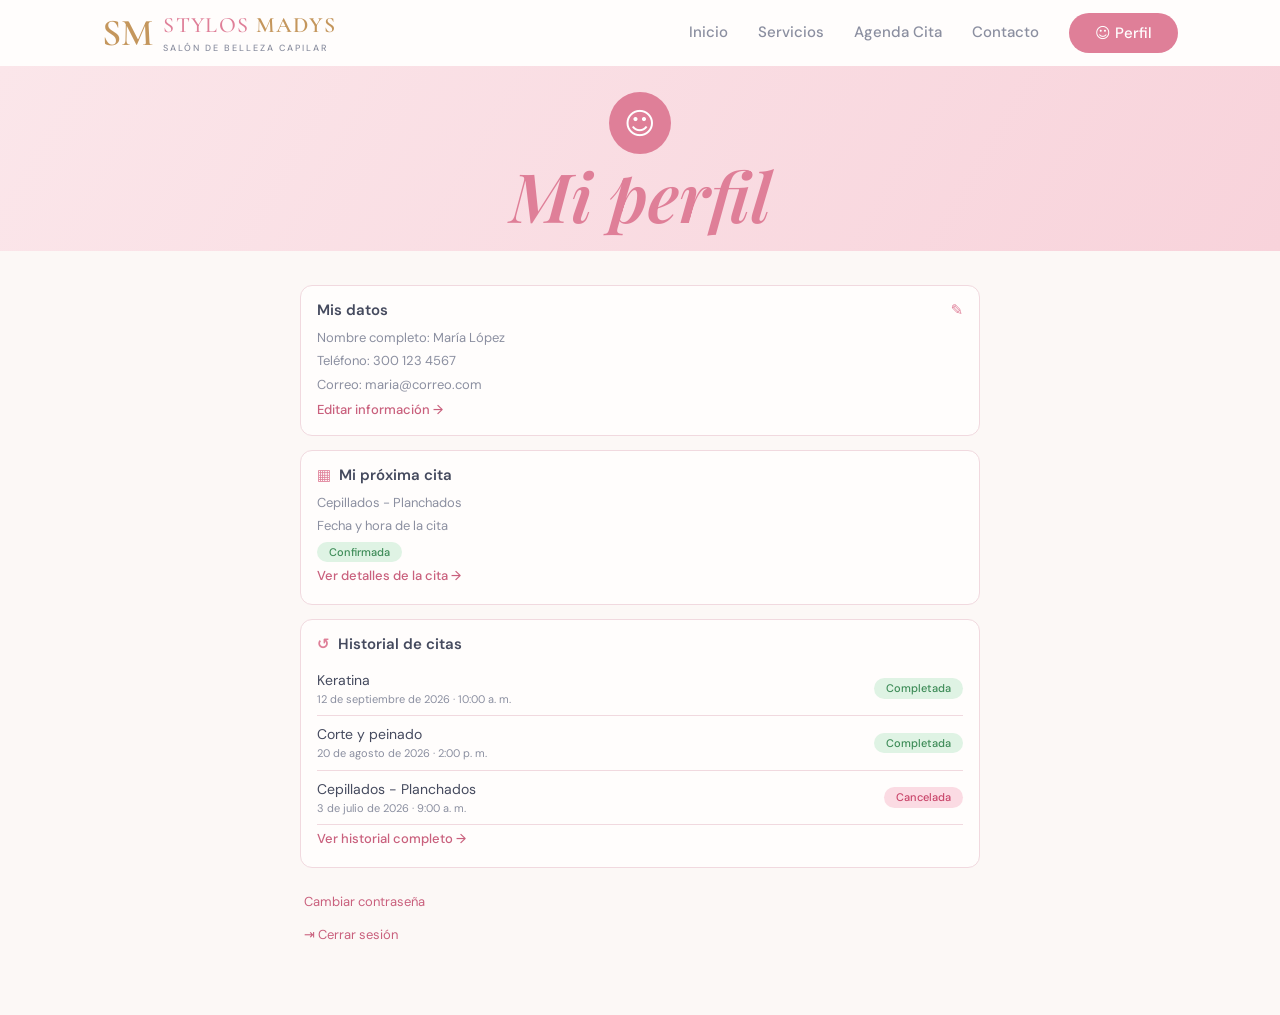
<file: View/perfil.html>
<!DOCTYPE html>
<html lang="es">
<head>
<meta charset="utf-8">
<meta name="viewport" content="width=device-width, initial-scale=1">
<title>Mi perfil · Stylos Madys</title>
<link rel="preconnect" href="https://fonts.googleapis.com">
<link href="https://fonts.googleapis.com/css2?family=Cormorant+Garamond:wght@500;600&family=DM+Sans:wght@400;500;600&family=Playfair+Display:ital,wght@1,500;1,600&display=swap" rel="stylesheet">
<link rel="stylesheet" href="../css/styles.css">
</head>
<body>
<header class="top"><a class="logo " href="index.html"><span class="sm">SM</span><span><span class="nm">STYLOS <b>MADYS</b></span><small>SALÓN DE BELLEZA CAPILAR</small></span></a><nav><a href="index.html">Inicio</a><a href="servicios.html">Servicios</a><a href="agendar.html">Agenda Cita</a><a href="contacto.html">Contacto</a><a class="btn" href="perfil.html">☺ Perfil</a></nav></header>
<section class="pagehead"><div class="avatar">☺</div><h1>Mi perfil</h1></section><section class="wrap"><div class="perfil">
<div class="card"><h3>Mis datos<span class="ed">✎</span></h3><p>Nombre completo: María López</p><p>Teléfono: 300 123 4567</p><p>Correo: maria@correo.com</p><a class="lk" href="#">Editar información →</a></div>
<div class="card"><h3><i>▦</i>Mi próxima cita</h3><p>Cepillados - Planchados</p><p>Fecha y hora de la cita</p><span class="chip ok">Confirmada</span><p><a class="lk" href="agendar.html">Ver detalles de la cita →</a></p></div>
<div class="card"><h3><i>↺</i>Historial de citas</h3><div class="hist"><div>Keratina<small>12 de septiembre de 2026 · 10:00 a. m.</small></div><span class="chip ok">Completada</span></div><div class="hist"><div>Corte y peinado<small>20 de agosto de 2026 · 2:00 p. m.</small></div><span class="chip ok">Completada</span></div><div class="hist"><div>Cepillados - Planchados<small>3 de julio de 2026 · 9:00 a. m.</small></div><span class="chip bad">Cancelada</span></div><p><a class="lk" href="#">Ver historial completo →</a></p></div>
<div class="acts"><a href="#">Cambiar contraseña</a><a href="login.php">⇥ Cerrar sesión</a></div></div></section>
</body>
</html>
</file>
<file: css/styles.css>
/* Stylos Madys · hoja de estilos única */
:root{--rose:#df7f98;--rose-d:#c9607d;--blush:#fbe6ea;--blush-2:#f8d3db;--bg:#fcf8f6;--card:#fffdfc;--ink:#454a5e;--mute:#8b8fa0;--gold:#c4965c;--line:#f1d9df;--ok:#dff3e4;--ok-t:#3d8b57;--bad:#fbdbe3;--bad-t:#c9456a;
--serif:"Cormorant Garamond",Georgia,serif;--script:"Playfair Display",Georgia,serif;--sans:"DM Sans",system-ui,sans-serif}
*{box-sizing:border-box}
body{margin:0;background:var(--bg);color:var(--ink);font:15px/1.5 var(--sans)}
a{color:inherit;text-decoration:none}
h1,h2,h3{margin:0;font-weight:500}
img{max-width:100%}
.lk{color:var(--rose-d);font-weight:500;text-decoration:underline}
.ph-img{background-color:var(--blush-2);background-size:cover;background-position:center}

/* ---------- logo ---------- */
.logo{display:flex;align-items:center;gap:10px;line-height:1}
.logo .sm{font:600 38px var(--serif);color:var(--gold)}
.logo .nm{font:500 22px var(--serif);color:var(--rose);letter-spacing:.06em;display:block}
.logo .nm b{color:var(--gold);font-weight:600}
.logo small{display:block;font:500 9px var(--sans);letter-spacing:.22em;color:var(--mute);margin-top:4px}
.logo.big{flex-direction:column;text-align:center;gap:6px}
.logo.big .sm{font-size:92px}.logo.big .nm{font-size:46px}.logo.big small{font-size:12px}
.tagline{font:italic 22px var(--script);color:var(--mute)}

/* ---------- botones y campos ---------- */
.btn{display:inline-flex;align-items:center;justify-content:center;gap:8px;background:var(--rose);color:#fff;border:0;border-radius:999px;padding:10px 22px;font:500 15px var(--sans);cursor:pointer}
.btn:hover{background:var(--rose-d)}
.btn.block{width:100%;border-radius:10px;padding:12px}
.btn.sm{padding:7px 16px;font-size:13px;border-radius:10px}
.btn.ghost{background:var(--card);color:var(--rose-d);border:1px solid var(--line)}
.field{display:flex;align-items:center;gap:10px;background:var(--card);border:1px solid var(--line);border-radius:10px;padding:0 14px;margin-bottom:12px;box-shadow:0 1px 0 #fff inset}
.field i{font-style:normal;color:var(--rose)}
.field input{flex:1;border:0;background:none;font:14px var(--sans);color:var(--ink);padding:12px 0;outline:0}
.field:focus-within{border-color:var(--rose)}
.chip{display:inline-block;border-radius:999px;padding:2px 12px;font-size:11px;font-weight:500;background:var(--blush);color:var(--rose-d)}
.chip.ok{background:var(--ok);color:var(--ok-t)}.chip.bad{background:var(--bad);color:var(--bad-t)}
.up{color:#2e9e57;font-size:12px}

/* ---------- login / registro ---------- */
.auth{min-height:100vh;display:grid;grid-template-columns:1fr 1fr;background:linear-gradient(90deg,var(--blush-2) 0 8%,var(--bg) 8% 100%)}
.auth .brand{display:flex;flex-direction:column;align-items:center;justify-content:center;gap:16px;margin:24px 0;border-right:1px solid var(--gold)}
.auth .right{display:grid;place-items:center;background-size:cover;background-position:center;padding:20px}
.auth .box{width:min(400px,100%);background:var(--card);border-radius:16px;padding:26px 28px;box-shadow:0 10px 40px #df7f9833}
.auth h2{display:flex;align-items:center;gap:10px;font:600 22px var(--sans)}
.auth h2 i{font-style:normal;color:var(--rose);font-size:30px;font-weight:400}
.auth .box>p{margin:2px 0 16px;font-size:13px}
.auth .opts{display:flex;justify-content:space-between;align-items:center;gap:10px;font-size:13px;margin-bottom:14px}
.auth .opts a{color:var(--rose-d);font-weight:500;text-align:center;max-width:120px;line-height:1.2}
.auth .foot{display:flex;justify-content:space-around;align-items:center;gap:8px;border-top:1px solid var(--line);margin-top:14px;padding-top:12px;font-size:13px}

/* ---------- cliente: cabecera ---------- */
.top{display:flex;align-items:center;justify-content:space-between;gap:16px;flex-wrap:wrap;background:var(--card);padding:10px 8vw;position:sticky;top:0;z-index:5}
.top nav{display:flex;align-items:center;gap:30px;flex-wrap:wrap}
.top nav a{color:var(--mute);font-weight:500;padding:4px 0;border-bottom:2px solid transparent}
.top nav a.on{color:var(--rose-d);border-color:var(--rose)}
.top nav a.btn{color:#fff;border:0;padding:10px 26px}

/* ---------- cliente: inicio ---------- */
.hero{display:grid;grid-template-columns:1fr 1fr;align-items:center;min-height:450px;background:linear-gradient(110deg,var(--blush),var(--blush-2));background-size:cover;background-position:right center}
.hero .txt{padding:0 8vw}
.hero h1{font:500 clamp(34px,5vw,54px)/1 var(--serif);letter-spacing:.06em;color:var(--rose)}.hero h1 b{color:var(--gold);font-weight:600}
.hero .sub{display:flex;align-items:center;gap:12px;font:500 11px var(--sans);letter-spacing:.25em;color:var(--mute);margin:8px 0 18px}
.hero .sub:before,.hero .sub:after{content:"";height:1px;width:40px;background:var(--rose);opacity:.5}
.hero .tagline{margin-bottom:20px;color:#5b6180}
.hero p{max-width:340px;font-size:14px}
.exp{text-align:center;padding:40px 8vw 60px}
.exp h2{font:400 26px var(--sans)}
.exp h2+i{display:block;width:60px;height:2px;background:var(--rose);margin:10px auto 16px}
.exp>p{max-width:520px;margin:0 auto;color:var(--mute);font-size:14px}
.vals{display:grid;grid-template-columns:repeat(4,1fr);gap:28px;margin-top:32px}
.vals .ico{width:72px;height:72px;margin:0 auto 12px;font-size:28px;color:var(--gold)}
.vals b{display:block;color:var(--ink)}.vals p{margin:6px auto 0;max-width:200px;font-size:12px;color:var(--mute)}
.ico{display:grid;place-items:center;width:44px;height:44px;border-radius:50%;background:var(--blush);color:var(--rose-d);font-size:18px;flex:none}

/* ---------- cliente: banner de página ---------- */
.pagehead{text-align:center;padding:26px 8vw 18px;background:linear-gradient(120deg,var(--blush),var(--blush-2))}
.pagehead small{letter-spacing:.5em;color:var(--rose-d);font-size:12px}
.pagehead h1{font:italic 600 clamp(44px,6vw,68px)/1.1 var(--script);color:var(--rose)}
.pagehead i{display:block;width:140px;height:1px;background:var(--rose);margin:6px auto 10px;opacity:.5}
.pagehead p{margin:0 auto;max-width:320px;color:var(--mute);font-size:17px}
.wrap{max-width:1280px;margin:0 auto;padding:34px 4vw 60px}

/* ---------- cliente: servicios ---------- */
.cards{display:grid;grid-template-columns:repeat(5,1fr);gap:18px}
.sv{background:var(--card);border:1px solid var(--blush-2);border-radius:12px;padding:10px;text-align:center}
.sv .img{height:130px;border-radius:8px}
.sv .i{display:block;margin-top:12px;color:var(--rose);font-size:18px}
.sv h3{font:600 15px var(--serif);color:var(--rose-d);text-transform:uppercase;letter-spacing:.03em;min-height:44px;margin:2px 0 12px}
.sv select{width:100%;border:1px solid var(--line);border-radius:10px;padding:9px;background:var(--card);color:var(--mute);font:12px var(--sans)}

/* ---------- cliente: agendar ---------- */
.g3{display:grid;grid-template-columns:1fr 1.05fr 1fr;gap:24px;align-items:start}
.panel{background:var(--card);border:1px solid var(--line);border-radius:14px;overflow:hidden}
.panel>h3{display:flex;align-items:center;gap:12px;background:var(--blush);padding:10px 16px;font:500 24px var(--sans);color:var(--rose-d);font-family:"DM Sans",sans-serif}
.panel>h3 .ico{background:var(--rose);color:#fff}
.panel>.in{padding:16px}
.panel label{font-size:13px}
.panel select{width:100%;margin-top:6px;padding:11px;border:1px solid var(--rose);border-radius:10px;background:var(--card);color:var(--ink);font:14px var(--sans)}
.kv{display:flex;gap:12px;align-items:center;margin-top:14px;font-size:14px}.kv .ico{background:#f6ead6;color:var(--gold);width:38px;height:38px}
.hr{border:0;border-top:1px solid var(--line);margin:14px 0}
.mes{display:flex;justify-content:space-between;font-size:12px;font-weight:500;margin-bottom:8px}
.cal{display:grid;grid-template-columns:repeat(7,1fr);gap:6px;text-align:center;font-size:11px}
.cal em{font-style:normal;color:var(--mute)}
.cal span{aspect-ratio:1;display:grid;place-items:center;border-radius:50%;border:2px solid transparent}
.cal .a{background:#cfeed8;color:#25663d}.cal .n{background:var(--bad);color:var(--bad-t)}.cal .sel{border-color:var(--gold)}
.leyenda{display:flex;gap:14px;font-size:10px;color:var(--mute);margin:10px 0}
.leyenda i{display:inline-block;width:8px;height:8px;border-radius:50%;margin-right:4px}
.hrs-t{font-size:12px;font-weight:600;margin-bottom:8px}
.hrs{display:grid;grid-template-columns:repeat(3,1fr);gap:8px}
.hrs span{text-align:center;padding:7px 2px;font-size:11px;border-radius:6px;background:var(--ok);color:var(--ok-t);border:1px solid transparent}
.hrs .x{background:#ececf0;color:var(--mute)}.hrs .n{background:var(--bad);color:var(--bad-t)}.hrs .sel{border-color:var(--ok-t)}
.conf{display:flex;justify-content:space-between;align-items:center;gap:10px;border-top:1px solid var(--line);margin-top:14px;padding-top:12px;font-size:11px;color:var(--mute)}
.sum{display:flex;align-items:center;gap:14px;border-bottom:1px solid var(--line);padding:14px 16px}.sum:last-child{border:0}
.sum small{display:block;color:var(--mute);font-size:13px}.sum b{font:500 19px var(--sans)}
.sum .ico{background:none;border:1px solid var(--rose);color:var(--rose);border-radius:8px}
.sum .img{width:120px;height:78px;border-radius:6px}.sum strong{display:block;color:var(--rose-d);font-size:20px}

/* ---------- cliente: contacto y perfil ---------- */
.contact{display:grid;grid-template-columns:1.8fr 1fr;gap:34px;align-items:start}
.card{background:var(--card);border:1px solid var(--line);border-radius:12px;padding:14px 16px;margin-bottom:14px}
.card h3{display:flex;align-items:center;gap:8px;font:600 15px var(--sans);margin-bottom:8px}.card h3 i{font-style:normal;color:var(--rose)}
.card h3 .ed{margin-left:auto;color:var(--rose)}
.card p{margin:4px 0;font-size:13px;color:var(--mute)}
.card .lk{font-size:13px;text-decoration:none}
.wa{display:flex;align-items:center;justify-content:center;gap:8px;background:#da7790;color:#fff;border-radius:999px;padding:14px;margin-top:10px;font-weight:600}
.firma{text-align:center;font:italic 16px var(--script);color:var(--rose-d);background:var(--blush);padding:14px;margin:0}
.contact .photo{height:560px}
.perfil{max-width:680px;margin:0 auto}
.avatar{width:62px;height:62px;border-radius:50%;background:var(--rose);margin:0 auto 4px;display:grid;place-items:center;color:#fff;font-size:30px}
.hist{display:flex;justify-content:space-between;align-items:center;border-bottom:1px solid var(--line);padding:8px 0;font-size:14px}.hist small{display:block;color:var(--mute);font-size:11px}
.acts{display:grid;gap:14px;padding:10px 4px;font-size:13px;color:var(--rose-d)}

/* ---------- administrador ---------- */
.adm{display:grid;grid-template-columns:210px 1fr;min-height:100vh}
.side{background:linear-gradient(180deg,var(--blush-2),var(--blush));padding:20px 14px;display:flex;flex-direction:column;gap:6px;position:sticky;top:0;height:100vh}
.side .logo{flex-direction:column;text-align:center;gap:4px;margin-bottom:26px}.side .logo .sm{font-size:48px}.side .logo .nm{font-size:19px}
.side a{display:flex;gap:12px;align-items:center;padding:11px 14px;border-radius:8px;font-size:14px}
.side a.on{background:var(--rose);color:#fff}.side a span{width:20px;text-align:center}
.side .out{margin-top:auto;color:var(--rose-d);font-size:13px}
.main{padding:18px 26px 40px;min-width:0}
.bar{display:flex;justify-content:space-between;align-items:center;margin-bottom:14px}
.bar b{font:500 21px var(--sans)}.bar small{display:block;color:var(--mute);font-size:12px}
.me{display:flex;gap:14px;align-items:center;font-size:13px}.me .bell{color:var(--rose-d);font-size:20px}
.me .ico{background:var(--rose);color:#fff;width:38px;height:38px}
.ban{border-radius:14px;background:linear-gradient(110deg,var(--blush),var(--blush-2) 65%,#f2b9c5);background-size:cover;background-position:right;text-align:center;padding:22px 10px;margin-bottom:18px}
.ban h2{font:italic 600 44px/1.1 var(--script);color:var(--rose)}
.ban p{margin:2px 0 4px;font:500 32px var(--serif);letter-spacing:.1em;color:var(--gold)}
.ban small{font-size:12px;color:var(--mute)}
.kpis{display:grid;grid-template-columns:repeat(auto-fit,minmax(190px,1fr));gap:16px;margin-bottom:18px}
.kpi{display:flex;gap:14px;align-items:center;background:var(--card);border:1px solid var(--line);border-radius:12px;padding:14px}
.kpi small{display:block;color:var(--mute);font-size:12px}.kpi b{display:block;font:500 26px/1.2 var(--sans)}.kpi em{font-style:normal;font-size:11px;color:var(--mute)}
.two{display:grid;gap:18px;margin-bottom:18px;align-items:start}
.two.eq{grid-template-columns:1fr 1fr}
.bx{background:var(--card);border:1px solid var(--line);border-radius:12px;padding:16px;min-width:0}
.bx>h3{display:flex;align-items:center;gap:10px;font:500 17px var(--sans);margin-bottom:12px}
.bx>h3 em{margin-left:auto;font:500 12px var(--sans);color:var(--rose-d);font-style:normal}
.bx>h3 .tools{margin-left:auto;display:flex;gap:10px;align-items:center}
.bx>h3 .t{font:italic 600 24px var(--script);color:var(--rose-d)}
.bx>h3 small{display:block;font:400 12px var(--sans);color:var(--mute)}
.tools input{border:1px solid var(--line);border-radius:999px;padding:7px 14px;background:var(--card);font:13px var(--sans);width:190px}
.tb{overflow-x:auto}
table{width:100%;border-collapse:collapse;font-size:12px;min-width:520px}
th{background:var(--blush);color:var(--rose-d);font-weight:500;text-align:left;padding:8px}
td{padding:7px 8px;border-bottom:1px solid var(--line)}
.who{display:flex;gap:10px;align-items:center}.who small{display:block;color:var(--mute);font-size:10px}
.av{width:32px;height:32px;border-radius:50%;background-color:var(--blush-2);background-size:cover;flex:none;display:inline-block}
.act{display:flex;gap:6px;color:var(--rose-d)}.act span{border:1px solid var(--line);border-radius:50%;width:24px;height:24px;display:grid;place-items:center;font-size:11px}
.cal2{display:grid;grid-template-columns:repeat(7,1fr);gap:8px;text-align:center;font-size:13px}
.cal2 em{font-style:normal;color:var(--mute);font-size:12px}.cal2 b{font-weight:400;padding:7px 0;border-radius:50%}.cal2 .t{background:var(--rose);color:#fff}
.mes2{display:flex;justify-content:space-between;color:var(--rose-d);font-size:16px;margin-bottom:10px}.mes2 b{color:var(--ink);font-weight:500}
.nx{display:flex;align-items:center;gap:12px;padding:10px 0;border-bottom:1px solid var(--line);font-size:13px}.nx>div{flex:1}.nx small{display:block;color:var(--mute);font-size:11px}
.cats a{display:flex;align-items:center;gap:12px;padding:12px;border-radius:8px;font-size:13px;border-bottom:1px solid var(--line)}.cats a.on{background:var(--blush)}.cats a b{margin-left:auto;color:var(--rose);font-weight:400}
.thumb{width:56px;height:36px;border-radius:6px;background-color:var(--blush-2);background-size:cover}
.tg{width:34px;height:18px;border-radius:99px;background:var(--rose);position:relative;display:inline-block}
.tg:after{content:"";position:absolute;right:2px;top:2px;width:14px;height:14px;border-radius:50%;background:#fff}.tg.off{background:#d9d9de}.tg.off:after{right:auto;left:2px}
.pag{display:flex;justify-content:space-between;align-items:center;font-size:11px;color:var(--mute);margin-top:12px}
.pag span{display:inline-grid;place-items:center;width:26px;height:26px;border:1px solid var(--line);border-radius:6px;margin-left:4px}.pag .on{background:var(--rose);color:#fff;border-color:var(--rose)}
.donut{width:150px;height:150px;border-radius:50%;display:grid;place-items:center;flex:none}
.donut div{width:96px;height:96px;border-radius:50%;background:var(--card);display:grid;place-items:center;text-align:center;font-size:12px;color:var(--mute);line-height:1.2}.donut b{display:block;font:500 24px var(--sans);color:var(--ink)}
.dn{display:flex;gap:24px;align-items:center;flex-wrap:wrap}
.leg{flex:1;display:grid;gap:10px;font-size:13px;min-width:180px}.leg p{margin:0;display:flex;align-items:center;gap:8px}.leg i{width:10px;height:10px;border-radius:50%;flex:none}.leg b{margin-left:auto;font-weight:400}.leg span{width:44px;text-align:right}
.gen{display:grid;grid-template-columns:1fr 1fr;gap:20px;align-items:center}.gen small{display:block;font-size:13px}
.pb{height:8px;background:var(--blush);border-radius:9px;margin-top:6px}.pb i{display:block;height:100%;background:var(--rose);border-radius:9px}
.unica{text-align:center;background:linear-gradient(110deg,var(--blush),var(--blush-2));border-radius:12px;padding:22px;font:italic 24px var(--script);color:var(--rose-d)}.unica small{display:block;font:15px var(--sans);font-style:normal;color:var(--mute)}
.bars{display:flex;align-items:flex-end;gap:14px;height:150px;border-bottom:1px solid var(--line);padding:0 6px}
.bars i{flex:1;background:linear-gradient(var(--rose),var(--blush-2));border-radius:3px 3px 0 0}
.xs{display:flex;justify-content:space-around;font-size:11px;color:var(--mute);margin-top:4px}
.mini{display:grid;grid-template-columns:repeat(auto-fit,minmax(110px,1fr));gap:8px;margin-top:10px}
.mini div{display:flex;gap:8px;align-items:center;border:1px solid var(--line);border-radius:10px;padding:8px;font-size:11px;color:var(--mute)}
.mini .ico{width:32px;height:32px;font-size:14px}.mini b{display:block;font:500 15px var(--sans);color:var(--ink)}
.tabs{display:flex;border:1px solid var(--line);border-radius:6px;overflow:hidden;margin-left:auto;font:11px var(--sans)}.tabs span{padding:4px 10px}.tabs .on{background:var(--rose);color:#fff}
.r3{display:grid;grid-template-columns:1fr 1.15fr 0.9fr;gap:18px;align-items:start}
.r3 .stack{display:grid;gap:18px}
.filtros{display:flex;justify-content:flex-end;gap:10px;margin:-4px 0 14px}
.filtros span.btn{border-radius:8px}
.mark{display:grid;place-items:center;text-align:center;min-height:170px;background:linear-gradient(135deg,var(--blush),var(--blush-2));border-radius:12px}.mark .sm{font:600 56px var(--serif);color:var(--gold)}

@media (max-width:960px){
 .auth{grid-template-columns:1fr;background:var(--blush)}.auth .brand{border:0;margin:10px 0 0}.logo.big .sm{font-size:56px}
 .hero,.contact,.g3,.r3,.two.eq{grid-template-columns:1fr}.cards{grid-template-columns:repeat(2,1fr)}.vals{grid-template-columns:repeat(2,1fr)}
 .adm{grid-template-columns:1fr}.side{position:static;height:auto;flex-direction:row;flex-wrap:wrap;padding:10px}.side .logo{display:none}.side .out{margin:0}.main{padding:14px}
 .two[style]{grid-template-columns:1fr!important}
}
</file>
